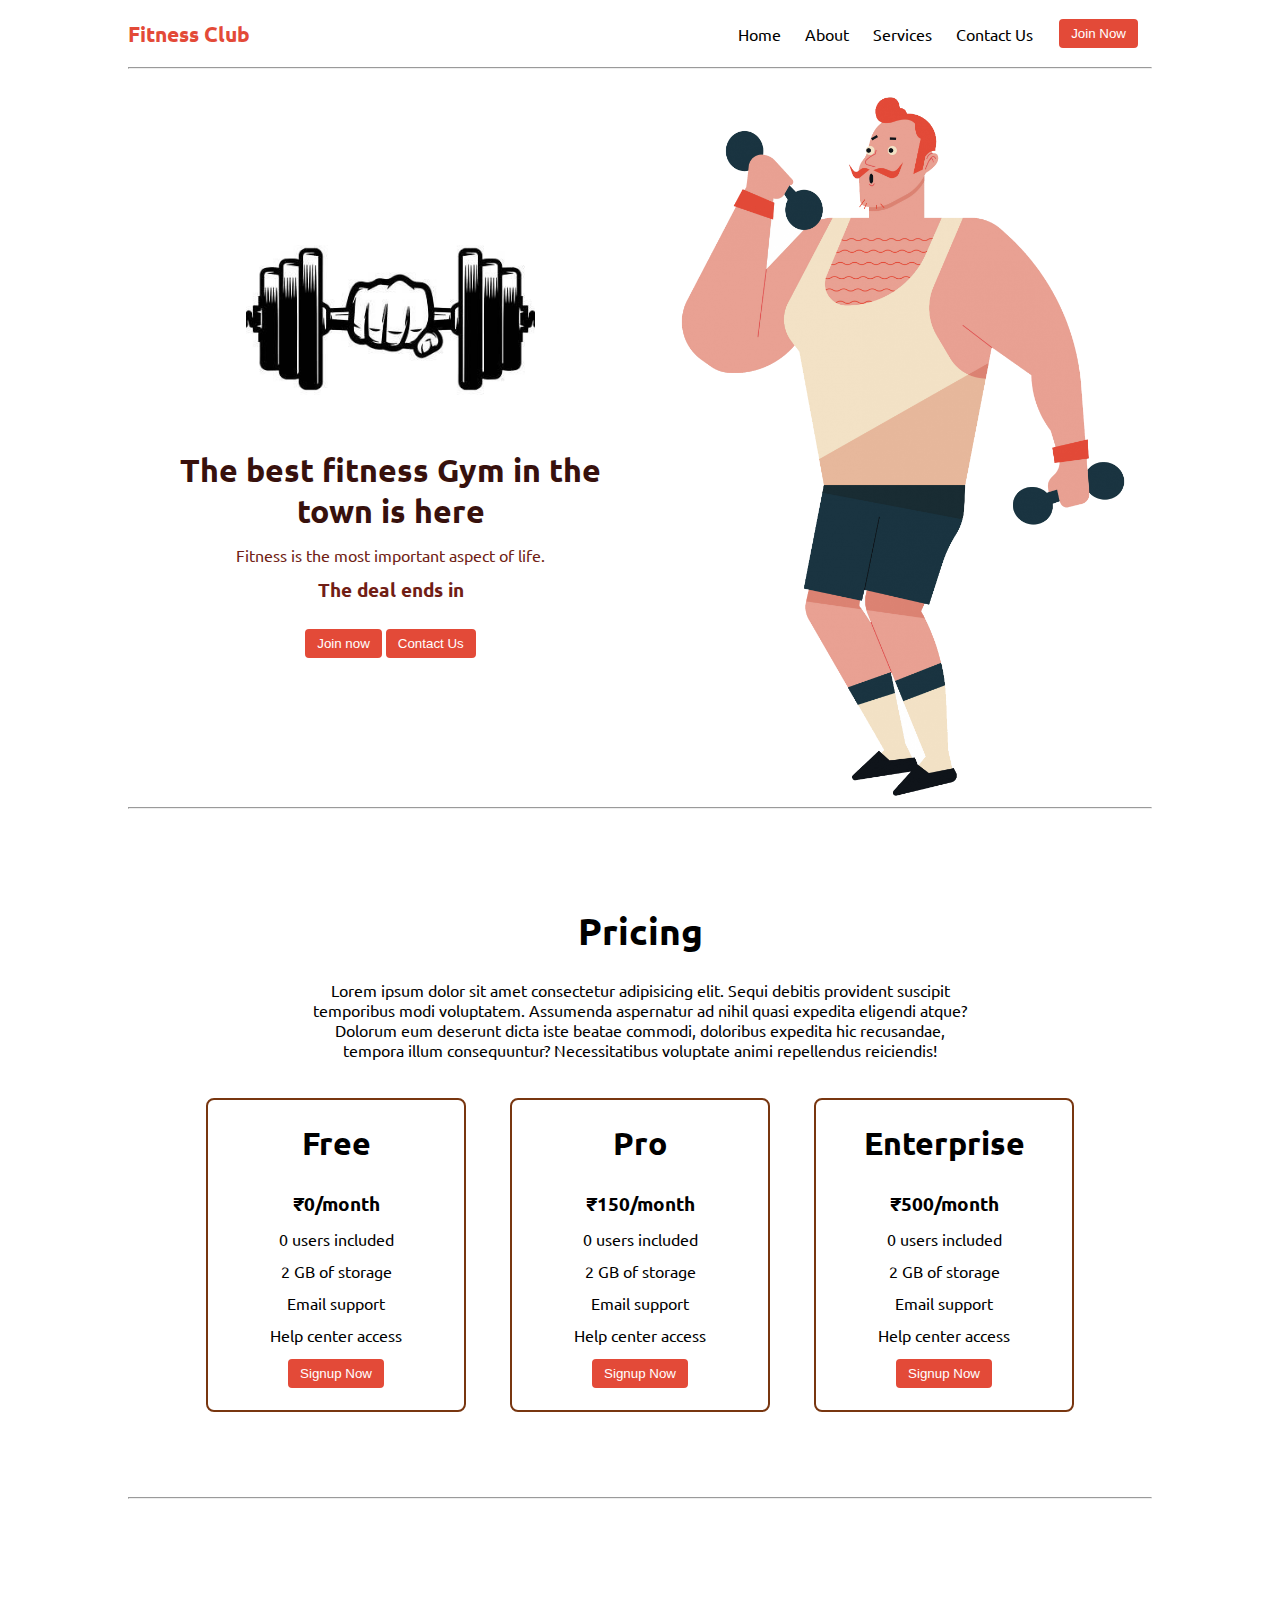
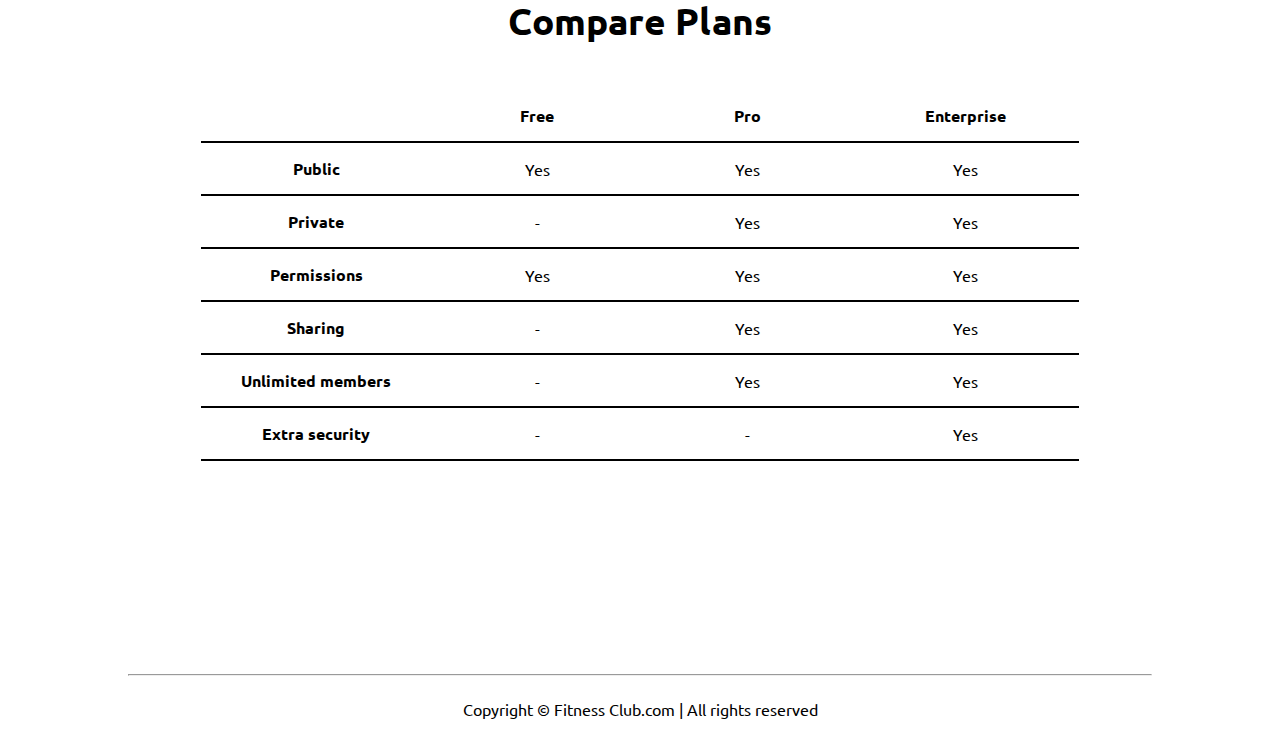
<file: Html complete landing page/index.html>
<!DOCTYPE html>
<html lang="en">

<head>
    <meta charset="UTF-8">
    <meta http-equiv="X-UA-Compatible" content="IE=edge">
    <meta name="viewport" content="width=device-width, initial-scale=1.0">
    <title>Fitness Club - The best fitness gym in the town</title>
    <link rel="stylesheet" href="style.css">
    <script src="timer.js"></script>
    <link rel="stylesheet" href="utils.css">
</head>

<body class='overflow-x-hidden'>
    <div class="container mx-auto">
        <header>
            <nav class="flex justify-between">
                <div class="logo font-bold flex items-center text-blue">Fitness Club</div>
                <ul class="navbar flex items-center">
                    <li>Home</li>
                    <li>About</li>
                    <li>Services</li>
                    <li>Contact Us</li>
                    <li><button class="btn">Join Now</button></li>
                </ul>
            </nav>
            <hr>
        </header>
        <main class="min-h-screen">
            <section class="section1">
                <div class="flex">
                    <div class="topleft flex flex-col justify-center px-2">
                        <div class=" text-center">
                            <img class="dumbellimg" src="dumbell.png" alt="">
                        </div>
                        <h1 class="my-1 text-center">The best fitness Gym in the town is here</h1>
                        <p class=" text-center">Fitness is the most important aspect of life.</p>
                            
                            <p class="deal text-center">The deal ends in <span id="demo"></span></p>
                            <div class="buttons">
                                <button class="btn">Join now</button>
                                <button class="btn">Contact Us</button>
                            </div>
                    </div>
                    <div class="topright flex justify-center">
                        <img class="gymimg" src="gym.png" alt="">
                    </div>
                </div>
            </section>
            <hr>
            <section class="section2">
                <h1 class="text-center my-2">Pricing</h1>
                <p class="my-2">Lorem ipsum dolor sit amet consectetur adipisicing elit. Sequi debitis provident
                    suscipit temporibus modi voluptatem. Assumenda aspernatur ad nihil quasi expedita eligendi atque?
                    Dolorum eum deserunt dicta iste beatae commodi, doloribus expedita hic recusandae, tempora illum
                    consequuntur? Necessitatibus voluptate animi repellendus reiciendis!</p>
                <div class="boxes flex justify-center">
                    <div class="box">
                        <h2>Free</h2>
                        <ul>
                            <li class="highlighted">₹0/month</li>
                            <li>0 users included</li>
                            <li>2 GB of storage</li>
                            <li>Email support</li>
                            <li>Help center access</li>
                            <li><button class="btn">Signup Now</button></li>
                        </ul>
                    </div>
                    <div class="box">
                        <h2>Pro</h2>
                        <ul>
                            <li class="highlighted">₹150/month</li>
                            <li>0 users included</li>
                            <li>2 GB of storage</li>
                            <li>Email support</li>
                            <li>Help center access</li>
                            <li><button class="btn">Signup Now</button></li>
                        </ul>
                    </div>
                    <div class="box">
                        <h2>Enterprise</h2>
                        <ul>
                            <li class="highlighted">₹500/month</li>
                            <li>0 users included</li>
                            <li>2 GB of storage</li>
                            <li>Email support</li>
                            <li>Help center access</li>
                            <li><button class="btn">Signup Now</button></li>
                        </ul>
                    </div>

                </div>
            </section>
            <hr>
            <section class="section3">
                <h1 class="text-center my-2">Compare Plans</h1>
                <div class="container plantable">
                    <table class="table text-center">
                      <thead>
                        <tr>
                          <th></th><th>Free</th>
                          <th>Pro</th>
                          <th>Enterprise</th>
                        </tr>
                      </thead>
                      <tbody>
                        <tr>
                          <th scope="row" class="text-start">Public</th>
                          <td>Yes</svg></td>
                          <td>Yes</svg></td>
                          <td>Yes</svg></td>
                        </tr>
                        <tr>
                          <th scope="row" class="text-start">Private</th>
                          <td>-</td>
                          <td>Yes</svg></td>
                          <td>Yes</svg></td>
                        </tr>
                      </tbody>
              
                      <tbody>
                        <tr>
                          <th scope="row" class="text-start">Permissions</th>
                          <td>Yes</svg></td>
                          <td>Yes</svg></td>
                          <td>Yes</svg></td>
                        </tr>
                        <tr>
                          <th scope="row" class="text-start">Sharing</th>
                          <td>-</td>
                          <td>Yes</svg></td>
                          <td>Yes</svg></td>
                        </tr>
                        <tr>
                          <th scope="row" class="text-start">Unlimited members</th>
                          <td>-</td>
                          <td>Yes</svg></td>
                          <td>Yes</svg></td>
                        </tr>
                        <tr>
                          <th scope="row" class="text-start">Extra security</th>
                          <td>-</td>
                          <td>-</td>
                          <td>Yes</svg></td>
                        </tr>
                      </tbody>
                    </table>
            </section>
            <hr>
        </main>
        <footer>
            Copyright &copy; Fitness Club.com | All rights reserved
        </footer>

    </div>
</body>

</html>
</file>
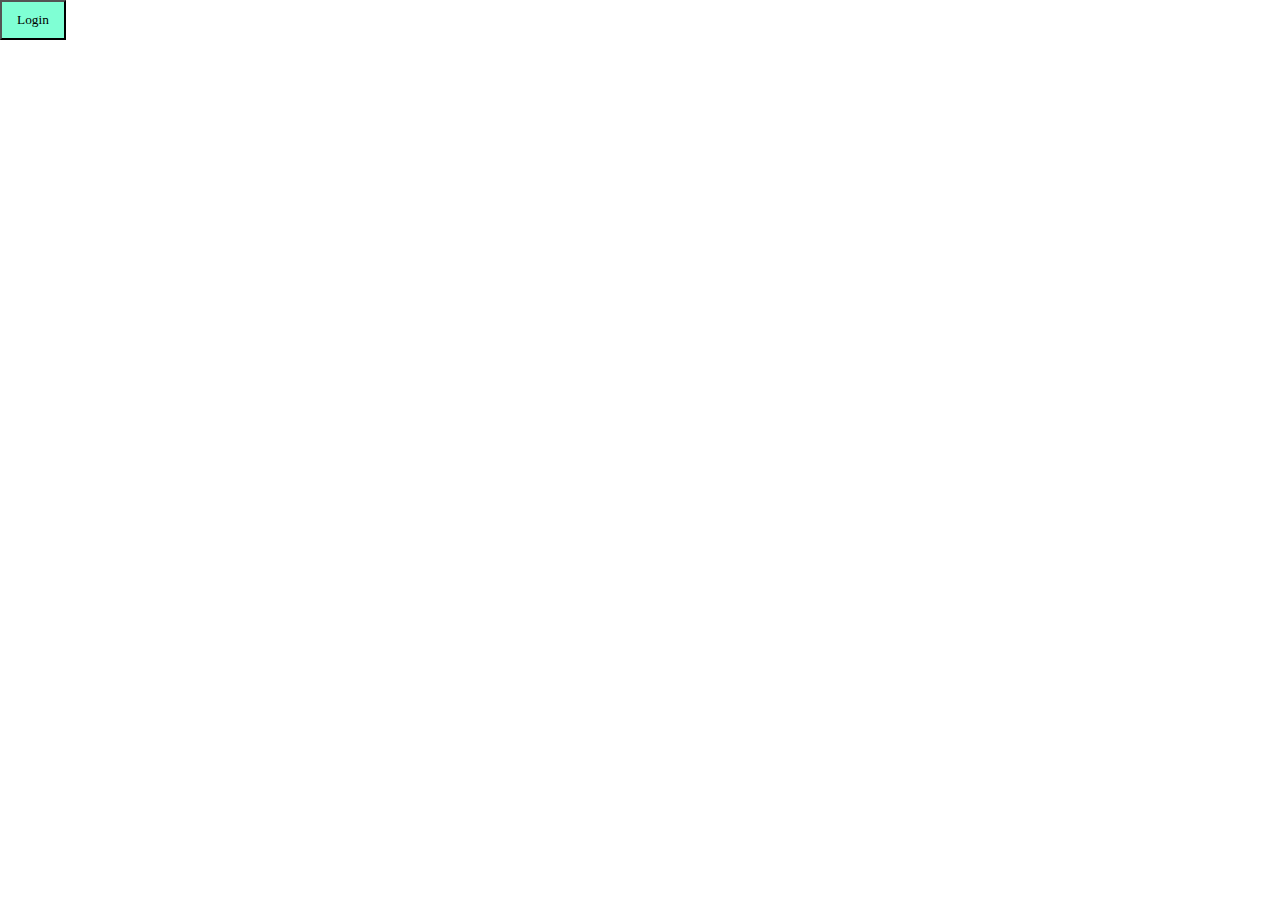
<file: index1.html>
<!DOCTYPE html>
<html lang="en">

<head>
    <meta charset="UTF-8">
    <meta http-equiv="X-UA-Compatible" content="IE=edge">
    <meta name="viewport" content="width=device-width, initial-scale=1.0">
    <title>Document</title>
    <link rel="stylesheet" href="style1.css">
</head>

<body>
    <button class="btn-login">Login</button>

    <div class="background"></div>

    <div class="Loginform">
        <span>&times;</span>
        <form action="">
            <div>
                <label for="">Username</label>
                <input type="text" />
            </div>
            <div>
                <label for="">Password</label>
                <input type="password" />
            </div>
            <button>LOGIN</button>
        </form>
    </div>

    <script src="app.js"></script>
</body>

</html>
</file>
<file: Html complete landing page/style.css>
@import url('https://fonts.googleapis.com/css2?family=Ubuntu:wght@300&display=swap');

*{
    margin: 0;
    padding: 0;
}

.container{
    max-width: 80vw;
    font-family: 'Ubuntu', sans-serif;
}

.navbar{
    display: flex;
    height: 67px;
}
.navbar li{
    list-style: none;
    margin: 0 12px;
}

.topleft{
    width: 50%;
}

.topright{ 
    width: 50%;
}

.section1{
   max-height: 100vh; 
   color: #711e15;
}

.section1 h1{
    color: #37110d;
    font-size: 2rem;
}

.logo{
    font-size: 1.3rem;
}

.dumbellimg{
    width: 289px;
}

.topright .gymimg{
    width: 466px;
}

.section2{
    padding: 73px;
}

.section2 h1{
    font-size: 2.3rem;
}

.section2 p{
    padding: 0 8vw;
    text-align: center;
}

.box{
    padding: 8px 0;
    margin: 12px 22px;
    min-width: 20vw;
    border: 2px solid rgb(120, 54, 16);
    border-radius: 8px;
    text-align: center;
}

.box h2{
    font-size: 2rem;
    padding: 15px 0;
}

.highlighted{
    font-size: 1.2rem;
    font-weight: bolder;
}

.box ul{
    list-style-type: none;
}

.box ul li{
   margin: 12px 2px;
}

.plantable{
    display: flex;
    justify-content: center;
    align-items: center;
}

.section3 table{
    width: 100%;
    margin-bottom: 140px;
    margin-top: 20px;
    border-collapse: collapse;
}

.section3 table th{ 
    width: 23vw; 
    border-bottom: 2px solid black;
    padding: 15px 0;
} 

.section3 table td{   
    border-bottom: 2px solid black; 
} 
 

.section3 h1{
    font-size: 2.3rem;
}

.section3{
    padding: 73px;
}

footer{
    padding: 23px;
    text-align: center;
}
.buttons{
    display: flex;
    justify-content: center;
    align-items: center;
    margin: 12px;
}

.deal{
    font-size: 1.2rem;
    font-weight: bolder;
    margin: 12px 0;
}
</file>
<file: Html complete landing page/utils.css>
.min-h-screen{
    min-height: 100vh;
}

.bg-red{
    background-color: red;
}

.mx-auto{
    margin-left: auto;
    margin-right: auto;
}

.flex{
    display: flex;
}

.items-center{
    align-items: center;
}

.justify-between{
    justify-content: space-between;
}

.justify-center{
    justify-content: center;
}

.flex-col{
    flex-direction: column;
}

.font-bold{
    font-weight: bolder;
}

.my-1{
    margin-top: 13px;
    margin-bottom: 13px;
}

.my-2{
    margin-top: 26px;
    margin-bottom: 26px;
}

.px-2{
    padding-left: 13px;
    padding-right: 13px;
}

.text-blue{
    color: rgb(227 74 56);;
}

.btn{
    padding:7px 12px;
    border: 2px solid white;
    border-radius: 6px;
    cursor: pointer;
    color: white;
    background-color: rgb(227 74 56);;
}

.overflow-x-hidden{
    overflow-x: hidden;
}

.text-center{
    text-align: center;
}
</file>
<file: style1.css>
* {
    margin: 0px;
    padding: 0px;
    font-family: 'Times New Roman', Times, serif;
}

.btn-login {
    padding: 10px 15px;
    background-color: aquamarine;
    cursor: pointer;
    color: black;

}

.background {
    width: 100%;
    height: 100vh;
    position: fixed;
    top: 0%;
    z-index: -1;
    background-color: rgba(0, 0, 0, 0.5);
    opacity: 0;
    transition: 1s;
}

.showbackground {
    opacity: 1;
    z-index: 1;
}

.Loginform {
    width: 350px;
    padding: 30px 20px;
    background-color: white;
    position: absolute;
    z-index: 9;
    left: 50%;
    top: -50%;
    transform: translate(-50%, -50%);
    box-shadow: 0px 0px 10px 3px #ccc;
    transition: 2s;

}

.showLoginform {
    top: 50%;
}

.Loginform input {
    width: 100%;
    height: 35px;
    margin-bottom: 10px;
}

.Loginform button {
    background-color: aqua;
    padding: 10px 15px;
    cursor: pointer;
    color: rgb(253, 5, 5);
}

.Loginform span {
    position: absolute;
    right: 0px;
    top: 0%;
    width: 30px;
    height: 30px;
    background-color: red;
    cursor: pointer;
    color: white;
    text-align: center;
    line-height: 30px;

}
</file>
